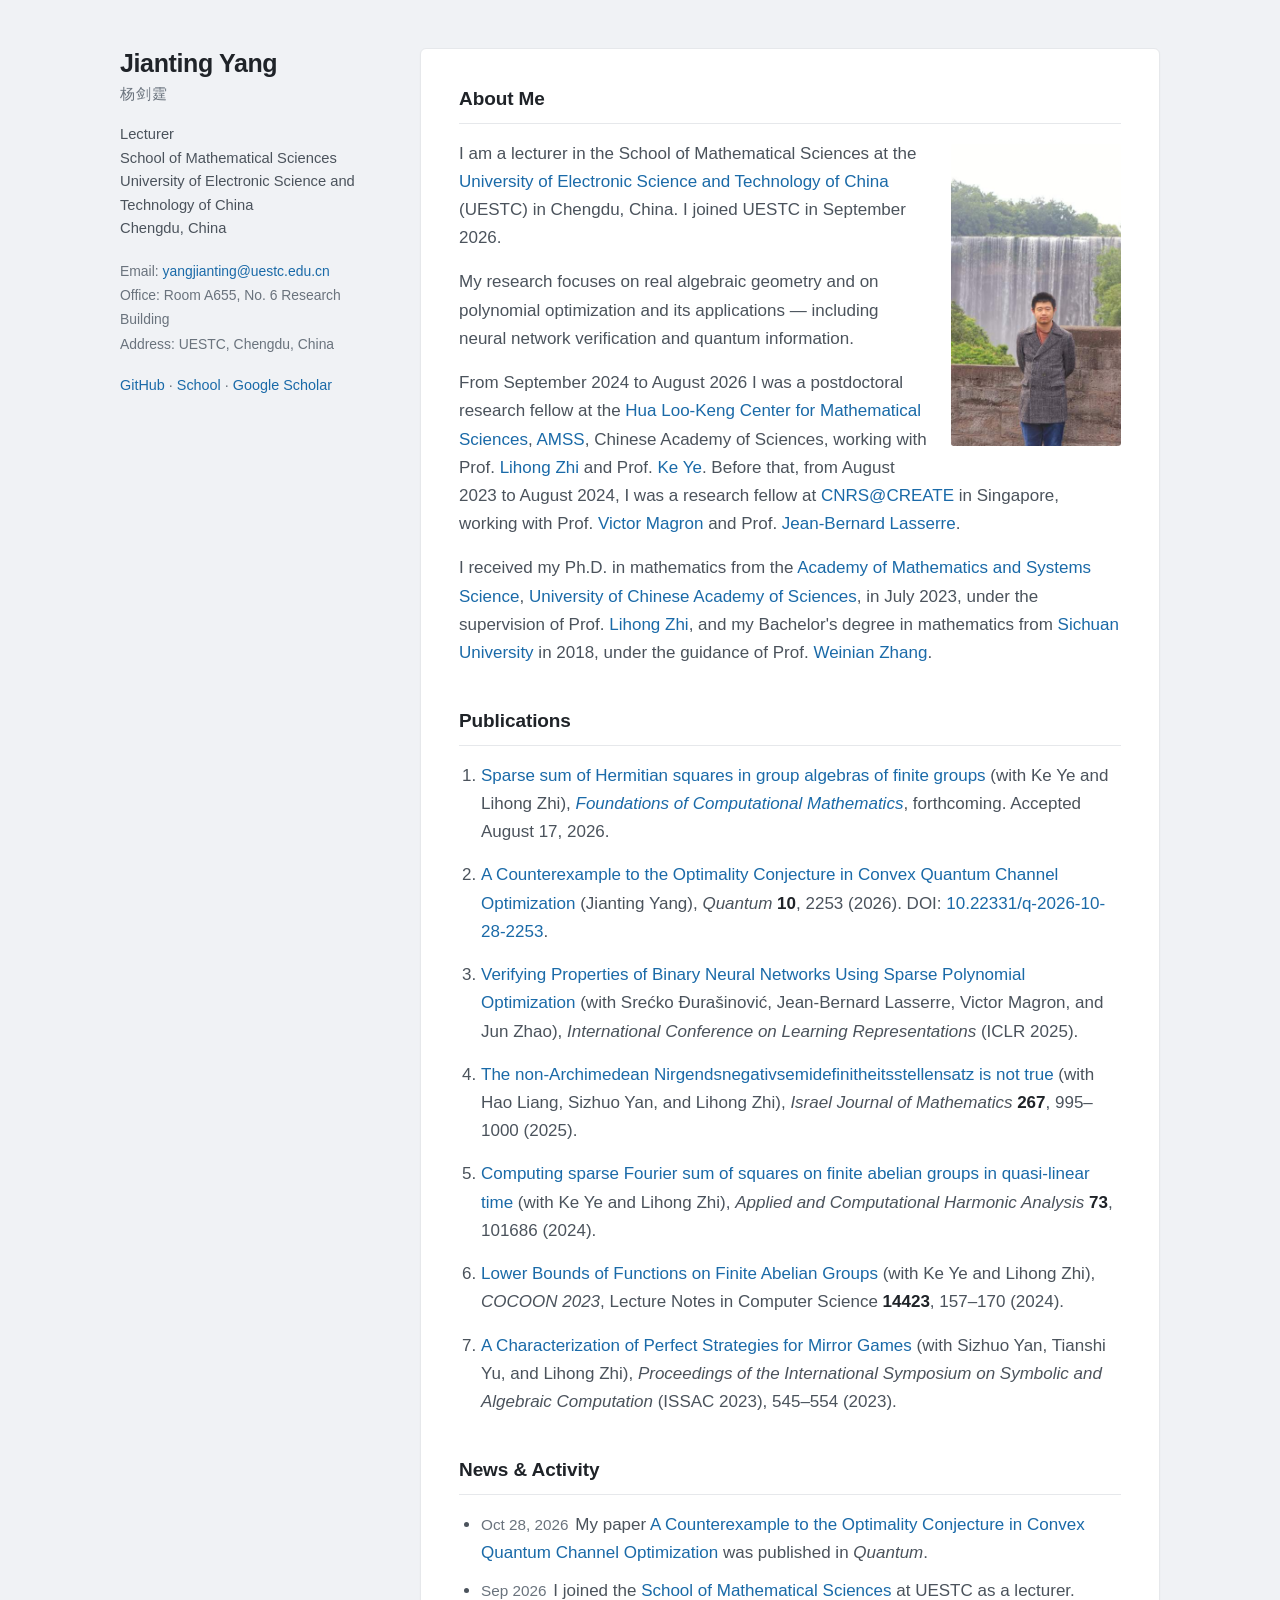
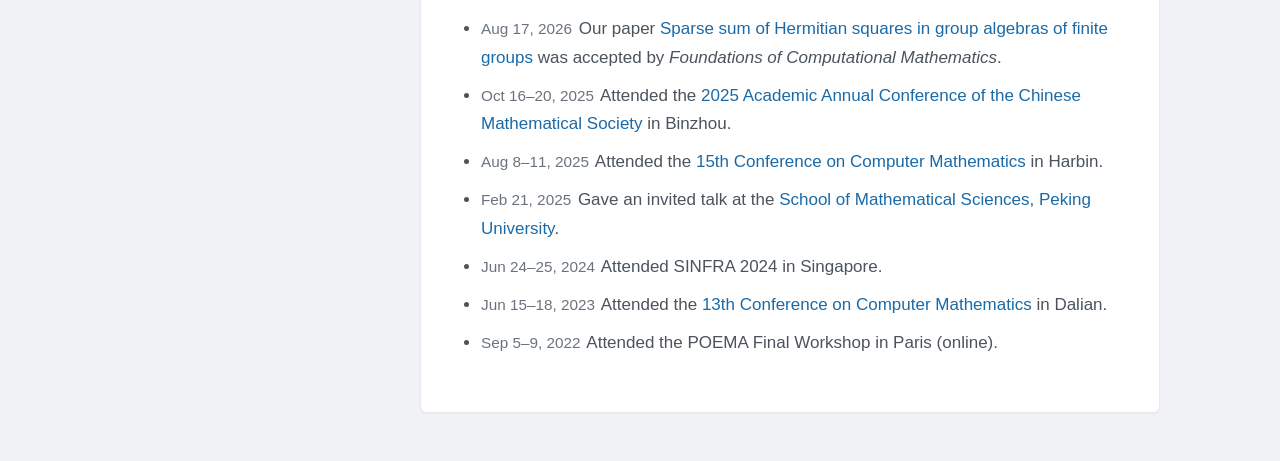
<file: index.html>
<!doctype html>
<html lang="en">
<head>
<meta charset="utf-8">
<meta name="viewport" content="width=device-width, initial-scale=1">
<title>Jianting Yang's Homepage</title>
<meta name="description" content="Jianting Yang (杨剑霆), Lecturer at the School of Mathematical Sciences, University of Electronic Science and Technology of China. Real algebraic geometry, polynomial optimization and its applications.">
<meta name="author" content="Jianting Yang">
<link rel="canonical" href="https://jty-AMSS.github.io/">
<link rel="stylesheet" href="stylesheets/styles.css">
</head>
<body>
<a class="skip-link" href="#main">Skip to content</a>
<div class="wrapper">

<header>
  <h1>Jianting Yang<span class="zh" lang="zh-Hans">杨剑霆</span></h1>

  <p class="role">
    Lecturer<br>
    School of Mathematical Sciences<br>
    University of Electronic Science and Technology of China<br>
    Chengdu, China
  </p>

  <p class="meta">
    <span>Email: <a href="mailto:yangjianting@uestc.edu.cn">yangjianting@uestc.edu.cn</a></span>
    <span>Office: Room A655, No. 6 Research Building</span>
    <span>Address: UESTC, Chengdu, China</span>
  </p>

  <p class="links">
    <a href="https://github.com/jty-AMSS">GitHub</a> ·
    <a href="https://www.math.uestc.edu.cn/info/1083/10338.htm">School</a> ·
    <a href="https://scholar.google.com/citations?user=J7s-susAAAAJ&amp;hl=en">Google Scholar</a>
  </p>
</header>

<section id="main">
  <h2>About Me</h2>
  <img class="photo" src="photo.jpg" width="374" height="666" alt="Portrait of Jianting Yang.">
  <p>
    I am a lecturer in the School of Mathematical Sciences at the
    <a href="https://www.math.uestc.edu.cn/">University of Electronic Science and Technology of China</a>
    (UESTC) in Chengdu, China. I joined UESTC in September 2026.
  </p>
  <p>
    My research focuses on real algebraic geometry and on polynomial optimization and its
    applications — including neural network verification and quantum information.
  </p>
  <p>
    From September 2024 to August 2026 I was a postdoctoral research fellow at the
    <a href="http://hcms.amss.ac.cn/">Hua Loo-Keng Center for Mathematical Sciences</a>,
    <a href="https://www.amss.ac.cn/">AMSS</a>, Chinese Academy of Sciences, working with
    Prof. <a href="http://www.mmrc.iss.ac.cn/~lzhi/">Lihong Zhi</a> and
    Prof. <a href="https://sites.google.com/site/keyeshomepage/home">Ke Ye</a>. Before that, from
    August 2023 to August 2024, I was a research fellow at
    <a href="https://www.cnrsatcreate.cnrs.fr/">CNRS@CREATE</a> in Singapore, working with
    Prof. <a href="https://homepages.laas.fr/vmagron/">Victor Magron</a> and
    Prof. <a href="https://homepages.laas.fr/lasserre/drupal/home">Jean-Bernard Lasserre</a>.
  </p>
  <p>
    I received my Ph.D. in mathematics from the
    <a href="https://www.amss.ac.cn/">Academy of Mathematics and Systems Science</a>,
    <a href="https://www.ucas.ac.cn/">University of Chinese Academy of Sciences</a>, in July 2023,
    under the supervision of
    Prof. <a href="http://www.mmrc.iss.ac.cn/~lzhi/">Lihong Zhi</a>, and my Bachelor's degree in
    mathematics from <a href="https://math.scu.edu.cn/">Sichuan University</a> in 2018, under the
    guidance of Prof. <a href="https://math.scu.edu.cn/info/1252/2510.htm">Weinian Zhang</a>.
  </p>

  <h2>Publications</h2>
  <ol class="pubs">
    <li>
      <a href="https://arxiv.org/abs/2207.08076">Sparse sum of Hermitian squares in group algebras of finite groups</a>
      (with Ke Ye and Lihong Zhi),
      <a href="https://ems.press/journals/focm"><em>Foundations of Computational Mathematics</em></a>,
      forthcoming. Accepted August 17, 2026.
    </li>
    <li>
      <a href="https://quantum-journal.org/papers/q-2026-10-28-2253/">A Counterexample to the Optimality Conjecture in Convex Quantum Channel Optimization</a>
      (Jianting Yang), <em>Quantum</em> <b>10</b>, 2253 (2026).
      DOI: <a href="https://doi.org/10.22331/q-2026-10-28-2253">10.22331/q-2026-10-28-2253</a>.
    </li>
    <li>
      <a href="https://iclr.cc/virtual/2025/poster/30678">Verifying Properties of Binary Neural Networks Using Sparse Polynomial Optimization</a>
      (with Srećko Đurašinović, Jean-Bernard Lasserre, Victor Magron, and Jun Zhao),
      <em>International Conference on Learning Representations</em> (ICLR 2025).
    </li>
    <li>
      <a href="https://doi.org/10.1007/s11856-025-2730-5">The non-Archimedean Nirgendsnegativsemidefinitheitsstellensatz is not true</a>
      (with Hao Liang, Sizhuo Yan, and Lihong Zhi), <em>Israel Journal of Mathematics</em>
      <b>267</b>, 995–1000 (2025).
    </li>
    <li>
      <a href="https://doi.org/10.1016/j.acha.2024.101686">Computing sparse Fourier sum of squares on finite abelian groups in quasi-linear time</a>
      (with Ke Ye and Lihong Zhi), <em>Applied and Computational Harmonic Analysis</em>
      <b>73</b>, 101686 (2024).
    </li>
    <li>
      <a href="https://doi.org/10.1007/978-3-031-49193-1_12">Lower Bounds of Functions on Finite Abelian Groups</a>
      (with Ke Ye and Lihong Zhi), <em>COCOON 2023</em>, Lecture Notes in Computer Science
      <b>14423</b>, 157–170 (2024).
    </li>
    <li>
      <a href="https://doi.org/10.1145/3597066.3597067">A Characterization of Perfect Strategies for Mirror Games</a>
      (with Sizhuo Yan, Tianshi Yu, and Lihong Zhi), <em>Proceedings of the International Symposium
      on Symbolic and Algebraic Computation</em> (ISSAC 2023), 545–554 (2023).
    </li>
  </ol>

  <h2>News &amp; Activity</h2>
  <ul class="news">
    <li><span class="date">Oct 28, 2026</span> My paper
      <a href="https://quantum-journal.org/papers/q-2026-10-28-2253/">A Counterexample to the Optimality Conjecture in Convex Quantum Channel Optimization</a>
      was published in <em>Quantum</em>.</li>
    <li><span class="date">Sep 2026</span> I joined the
      <a href="https://www.math.uestc.edu.cn/">School of Mathematical Sciences</a> at UESTC as a
      lecturer.</li>
    <li><span class="date">Aug 17, 2026</span> Our paper
      <a href="https://ems.press/journals/focm/articles/forthcoming">Sparse sum of Hermitian squares in group algebras of finite groups</a>
      was accepted by <em>Foundations of Computational Mathematics</em>.</li>
    <li><span class="date">Oct 16–20, 2025</span> Attended the
      <a href="https://www.cms.org.cn/article/1296.html">2025 Academic Annual Conference of the Chinese Mathematical Society</a>
      in Binzhou.</li>
    <li><span class="date">Aug 8–11, 2025</span> Attended the
      <a href="http://mmrc.iss.ac.cn/cscm/cm2025/">15th Conference on Computer Mathematics</a>
      in Harbin.</li>
    <li><span class="date">Feb 21, 2025</span> Gave an invited talk at the
      <a href="https://math.pku.edu.cn/kxyj/xsbg/tlb/informationsciences/1081math164270.htm">School of Mathematical Sciences, Peking University</a>.</li>
    <li><span class="date">Jun 24–25, 2024</span> Attended SINFRA 2024 in Singapore.</li>
    <li><span class="date">Jun 15–18, 2023</span> Attended the
      <a href="http://mmrc.iss.ac.cn/cscm/cm2023/">13th Conference on Computer Mathematics</a>
      in Dalian.</li>
    <li><span class="date">Sep 5–9, 2022</span> Attended the POEMA Final Workshop in Paris (online).</li>
  </ul>
</section>

</div>
</body>
</html>
</file>
<file: stylesheets/styles.css>
/* ==========================================================================
   Jianting Yang — homepage
   Familiar two-column academic layout (left: identity / contact, right: text),
   with small typographic refinements only: a readable link blue, consistent
   rhythm, hairline rules under section headings, and a photo that scales.

   1. Base
   2. Layout
   3. Sidebar
   4. Content
   5. Responsive
   6. Print
   ========================================================================== */

/* --------------------------------------------------------------------------
   1. Base
   -------------------------------------------------------------------------- */
:root {
  --bg:       #f0f2f5;   /* page tint */
  --sheet:    #ffffff;   /* content sheet */
  --ink:      #1f2328;
  --ink-2:    #4b535c;
  --muted:    #6a737d;
  --line:     #e6e8eb;
  --link:     #1a6aa8;   /* 5.7:1 on white */
  --link-hover:#1558a6;
}

*, *::before, *::after { box-sizing: border-box; }

html { -webkit-text-size-adjust: 100%; }

body {
  margin: 0;
  padding: 48px;
  background: var(--bg);
  color: var(--ink-2);
  font: 17px/1.66 -apple-system, BlinkMacSystemFont, "Segoe UI", Roboto, Oxygen,
        Ubuntu, Cantarell, "Fira Sans", "Droid Sans", "Helvetica Neue",
        "PingFang SC", "Hiragino Sans GB", "Microsoft YaHei", Arial, sans-serif,
        "Apple Color Emoji", "Segoe UI Emoji", "Segoe UI Symbol";
  -webkit-font-smoothing: antialiased;
  -moz-osx-font-smoothing: grayscale;
}

p { margin: 0 0 16px; }

a {
  color: var(--link);
  text-decoration: none;
}
a:hover {
  color: var(--link-hover);
  text-decoration: underline;
}

img { max-width: 100%; height: auto; }

strong { color: var(--ink); font-weight: 600; }
em { font-style: italic; }
b { font-weight: 600; color: var(--ink); }

::selection { background: #cfe0f2; color: var(--ink); }

.skip-link {
  position: absolute;
  left: 12px;
  top: 8px;
  padding: 7px 12px;
  background: var(--link);
  color: #fff;
  border-radius: 4px;
  font-size: .88rem;
  transform: translateY(-160%);
}
.skip-link:focus { transform: translateY(0); color: #fff; }

/* --------------------------------------------------------------------------
   2. Layout
   -------------------------------------------------------------------------- */
.wrapper {
  width: 1040px;
  max-width: 100%;
  margin: 0 auto;
}
.wrapper::after {
  content: "";
  display: table;
  clear: both;
}

/* --------------------------------------------------------------------------
   3. Sidebar
   -------------------------------------------------------------------------- */
header {
  float: left;
  width: 240px;
  position: fixed;
  top: 48px;
  -webkit-font-smoothing: subpixel-antialiased;
}

h1 {
  margin: 0;
  color: var(--ink);
  font-size: 25px;
  font-weight: 600;
  line-height: 1.2;
  letter-spacing: -.015em;
}
h1 .zh {
  display: block;
  margin-top: 7px;
  color: var(--muted);
  font-size: 15px;
  font-weight: 400;
  letter-spacing: .08em;
}

header .role {
  margin: 20px 0 0;
  color: var(--ink-2);
  font-size: 0.92rem;
  line-height: 1.6;
}

header .meta {
  margin: 18px 0 0;
  color: var(--muted);
  font-size: 0.87rem;
  line-height: 1.75;
}
header .meta span { display: block; }

header .links {
  margin: 18px 0 0;
  color: var(--muted);
  font-size: 0.9rem;
}

/* --------------------------------------------------------------------------
   4. Content
   -------------------------------------------------------------------------- */
section {
  float: right;
  width: 740px;
  padding: 34px 38px 38px;
  background: var(--sheet);
  border: 1px solid var(--line);
  border-radius: 6px;
  box-shadow: 0 1px 2px rgba(20, 23, 28, .04);
}

.photo {
  float: right;
  width: 170px;
  height: auto;
  margin: 4px 0 14px 24px;
  border-radius: 3px;
}

h2 {
  margin: 38px 0 16px;
  padding-bottom: 8px;
  border-bottom: 1px solid var(--line);
  color: var(--ink);
  font-size: 19px;
  font-weight: 600;
  letter-spacing: -.005em;
}
h2:first-of-type { margin-top: 0; }
h2 + .photo + p { margin-top: 0; }

h3 {
  margin: 30px 0 12px;
  color: var(--ink);
  font-size: 16px;
  font-weight: 600;
}

ul, ol {
  margin: 0 0 16px;
  padding-left: 22px;
}
li { margin-bottom: 11px; }
li:last-child { margin-bottom: 0; }

.research li { margin-bottom: 12px; }
.research strong { display: inline; }

.pubs li { margin-bottom: 15px; }
.news li { margin-bottom: 10px; }

.news .date {
  color: var(--muted);
  font-size: 0.9em;
  font-variant-numeric: tabular-nums;
  margin-right: 2px;
}

/* Focus and long-string safety */
:focus-visible { outline: 2px solid var(--link); outline-offset: 2px; }
a, p, li { overflow-wrap: break-word; }

/* --------------------------------------------------------------------------
   5. Responsive
   -------------------------------------------------------------------------- */
@media screen and (max-width: 960px) {
  .wrapper {
    width: auto;
    margin: 0;
  }
  header, section {
    float: none;
    position: static;
    width: auto;
  }
  header { padding-right: 0; }
  section {
    margin-top: 30px;
    padding: 28px 24px 32px;
  }
  header .role,
  header .meta,
  header .links { max-width: 34rem; }
}

@media screen and (max-width: 720px) {
  body { padding: 24px 16px; }
  section { padding: 22px 18px 26px; border-radius: 4px; }
  header { top: auto; }
  h1 { font-size: 23px; }
  h2 { font-size: 18px; margin-top: 32px; }
  .photo { float: none; display: block; width: 170px; margin: 0 0 20px; }
}

/* --------------------------------------------------------------------------
   6. Print
   -------------------------------------------------------------------------- */
@media print {
  body { padding: 0; font-size: 11pt; color: #1a1a1a; }
  .wrapper { width: auto; }
  header { position: static; float: none; width: auto; margin-bottom: 20px; }
  section {
    float: none;
    width: auto;
    margin: 0;
    padding: 0;
    border: 0;
    border-radius: 0;
    box-shadow: none;
    background: transparent;
  }
  .photo { width: 110px; }
  a { color: #1a1a1a; text-decoration: none; }
  h2 { border-bottom-color: #ccc; }
  li { break-inside: avoid; }
}
</file>
